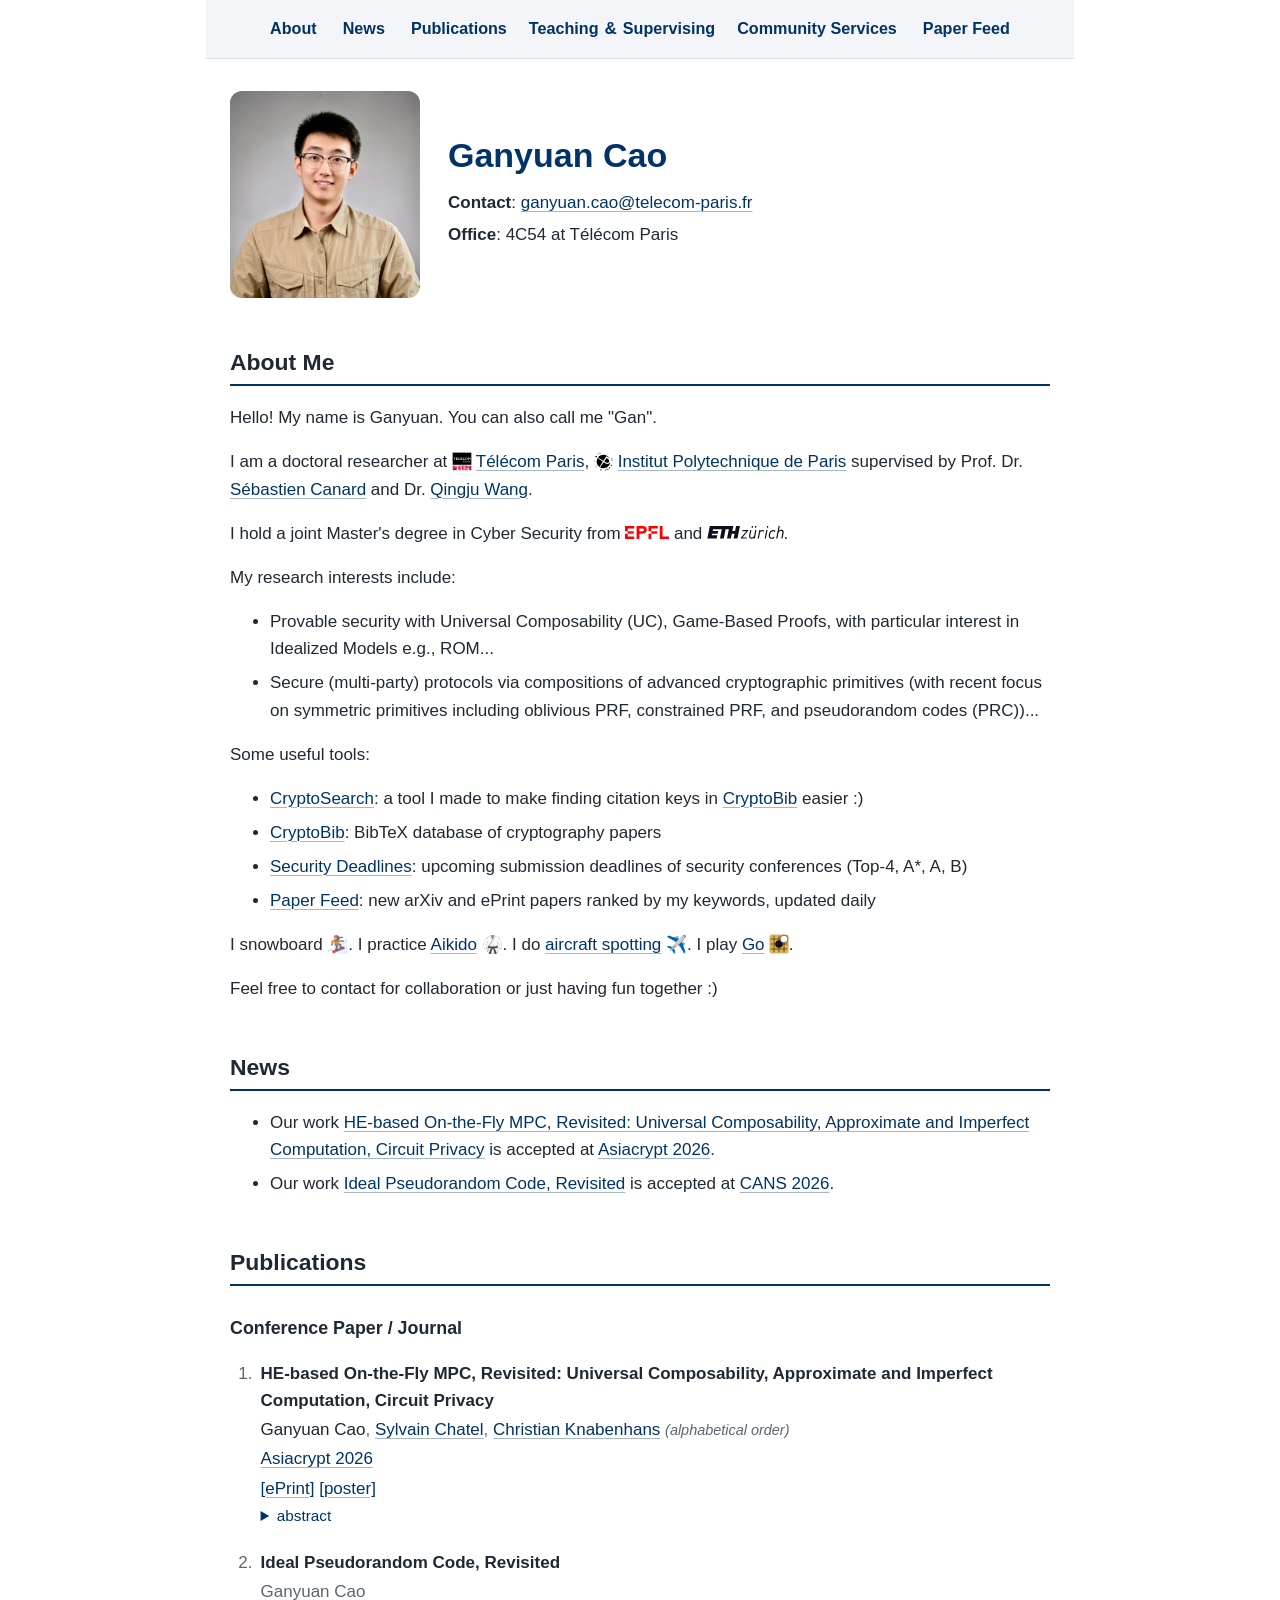
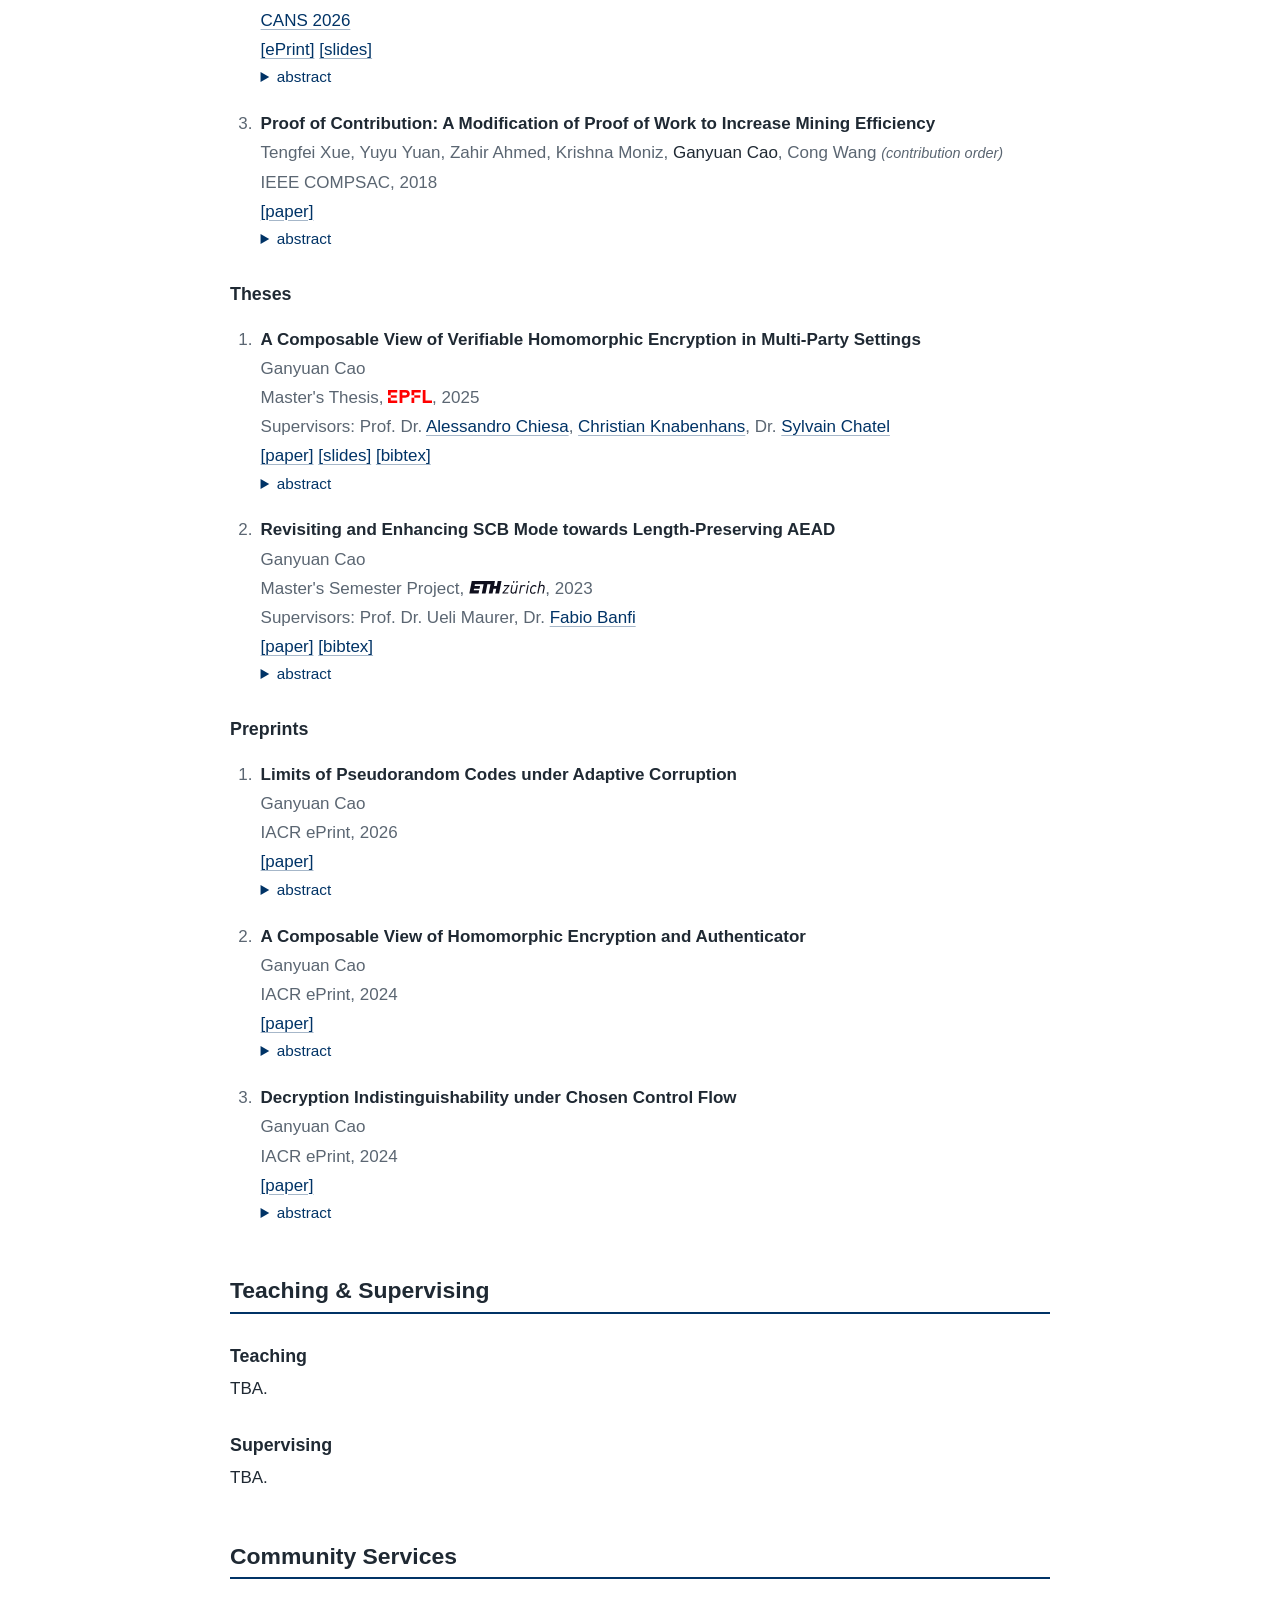
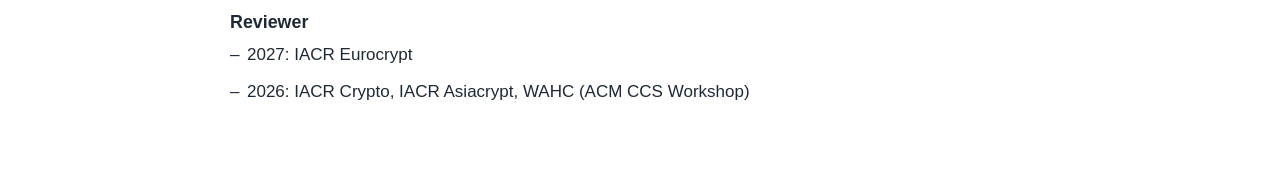
<file: index.html>
<!DOCTYPE html>
<html lang="en">

<head>
    <meta charset="UTF-8">
    <meta name="viewport" content="width=device-width, initial-scale=1.0">
    <title>Ganyuan Cao - Homepage</title>
    <link rel="stylesheet" href="style.css">
</head>

<body>

    <!-- ============================== NAVIGATION ============================== -->
    <div class="nav">
        <a href="#about">About</a>
        <a href="#news">News</a>
        <a href="#publications">Publications</a>
        <span class="nav-group">
            <a href="#teaching" class="nav-sub">Teaching</a>
            <span class="nav-sep">&amp;</span>
            <a href="#supervising" class="nav-sub">Supervising</a>
        </span>
        <a href="#services">Community Services</a>
        <a href="papers/">Paper Feed</a>
    </div>

    <!-- ============================== PROFILE HEADER ============================== -->
    <div class="profile">
        <img src="profile.jpg" alt="Ganyuan Cao">
        <div>
            <h1>Ganyuan Cao</h1>
            <p>
                <strong>Contact</strong>:
                <a href="mailto:ganyuan.cao@telecom-paris.fr">ganyuan.cao@telecom-paris.fr</a>
            </p>
            <p><strong>Office</strong>: 4C54 at Télécom Paris</p>
        </div>
    </div>

    <!-- ============================== ABOUT ============================== -->
    <h2 id="about">About Me</h2>

    <p>Hello! My name is Ganyuan. You can also call me "Gan".</p>

    <p>
        I am a doctoral researcher at
        <a href="https://www.telecom-paris.fr/en/research/labs/information-processing-ltci/teams/cybersecurity-cryptography">
            <img class="inst-logo" src="img/logos/telecom-paris.svg" alt="">Télécom Paris</a>, <a href="https://www.ip-paris.fr"><img class="inst-logo inst-logo--ipp" src="img/logos/ip-paris.svg" alt="">Institut Polytechnique de Paris</a>
        supervised by Prof. Dr.
        <a href="https://www.telecom-paris.fr/sebastien-canard">Sébastien Canard</a>
        and Dr.
        <a href="https://sites.google.com/view/qingjuwang">Qingju Wang</a>.
    </p>

    <p>
        I hold a joint Master's degree in Cyber Security from
        <img class="inst-logo inst-logo--wordmark" src="img/logos/epfl.svg" alt="EPFL">
        and
        <img class="inst-logo inst-logo--wordmark inst-logo--eth" src="img/logos/eth.svg" alt="ETH Zurich">.
    </p>

    <p>My research interests include:</p>
    <ul>
        <li>
            Provable security with Universal Composability (UC), Game-Based Proofs,
            with particular interest in Idealized Models e.g., ROM...
        </li>
        <li>
            Secure (multi-party) protocols via compositions of advanced cryptographic
            primitives (with recent focus on symmetric primitives including oblivious
            PRF, constrained PRF, and pseudorandom codes (PRC))...
        </li>
    </ul>

    <p>Some useful tools:</p>
    <ul>
        <li>
            <a href="https://github.com/ganyuancao/CryptoSearch">CryptoSearch</a>:
            a tool I made to make finding citation keys in
            <a href="https://cryptobib.di.ens.fr">CryptoBib</a> easier :)
        </li>
        <li>
            <a href="https://cryptobib.di.ens.fr">CryptoBib</a>:
            BibTeX database of cryptography papers
        </li>
        <li>
            <a href="https://sec-deadlines.github.io/?type=Conferences&amp;rank=Security%20Top-4,A*,A,B">Security Deadlines</a>:
            upcoming submission deadlines of security conferences (Top-4, A*, A, B)
        </li>
        <li>
            <a href="papers/">Paper Feed</a>:
            new arXiv and ePrint papers ranked by my keywords, updated daily
        </li>
    </ul>

    <p>
        I snowboard 🏂. I practice
        <a href="https://fr.wikipedia.org/wiki/Aïkido">Aikido</a> 🥋. I do <a href="https://en.wikipedia.org/wiki/Aircraft_spotting">aircraft spotting</a> ✈️.
        I play <a href="https://en.wikipedia.org/wiki/Go_(game)">Go</a> <img class="inst-logo inst-logo--after" src="img/logos/go.svg" alt="">.
    </p>

    <p>Feel free to contact for collaboration or just having fun together :) </p>

    <!-- ============================== NEWS ============================== -->
    <h2 id="news">News</h2>

    <ul>
        <li>
            Our work
            <a href="https://eprint.iacr.org/2025/1845">
                HE-based On-the-Fly MPC, Revisited: Universal Composability,
                Approximate and Imperfect Computation, Circuit Privacy</a>
            is accepted at
            <a href="https://asiacrypt.iacr.org/2026/">Asiacrypt 2026</a>.
        </li>

        <li>
            Our work
            <a href="https://eprint.iacr.org/2026/1657">
                Ideal Pseudorandom Code, Revisited</a>
            is accepted at
            <a href="https://asiacrypt.iacr.org/2026/">CANS 2026</a>.
        </li>
    </ul>

    <!-- ============================== PUBLICATIONS ============================== -->
    <h2 id="publications">Publications</h2>

    <!-- ---------- Conference / Journal ---------- -->
    <h3>Conference Paper / Journal</h3>
    <ol class="publications">

        <li class="publication">
            <p class="title">
                HE-based On-the-Fly MPC, Revisited: Universal Composability,
                Approximate and Imperfect Computation, Circuit Privacy
            </p>
            <p>
                <u>Ganyuan Cao</u>,
                <a href="https://s-chtl.github.io">Sylvain Chatel</a>,
                <a href="https://cknabs.github.io">Christian Knabenhans</a>
                <span class="author-order">(alphabetical order)</span>
            </p>
            <p> <a href="https://asiacrypt.iacr.org/2026/">Asiacrypt 2026</a> </p>
            <p>
                <a href="https://eprint.iacr.org/2025/1845">[ePrint]</a>
                <a href="poster/UC_for_HE_OtFMPC.pdf">[poster]</a>
            </p>
            <details class="abstract">
                <summary>abstract</summary>
                <p>On-the-fly multi-party computation (OtF-MPC, López-Alt, Tromer, and Vaikuntanathan, STOC 2012) allows clients to join a computation dynamically without remaining online, while outsourcing the computation to an untrusted but powerful server. Existing OtF-MPC constructions rely on composing multi-party homomorphic encryption with zero-knowledge or succinct arguments. While both components have seen substantial efficiency and expressivity improvements in recent years, the security of their composition has not been revisited under these modern refinements.</p>
                <p>In this work, we revisit OtF-MPC through the lens of composable security. We extend the original analysis to systematically capture recent advances in these two building blocks, and to reason about their secure composition. We focus on multi-group homomorphic encryption (MGHE), a unifying abstraction that generalizes threshold and multi-key HE, and emerges as the natural backbone for OtF-MPC.</p>
                <p>Our contributions are fourfold. (1) We introduce the first Universal Composability (UC) ideal functionality for MGHE, jointly modeling client and server privacy, approximate or imperfect computation, and threshold security. (2) We define fine-grained security notions for MGHE and show that they are sufficient to realize this functionality against semi-malicious adversaries. (3) We revisit generic compilers that combine MGHE with any-simulation-extractable zkSNARKs, and prove that they realize OtF-MPC against fully malicious adversaries. (4) We introduce a split-witness ideal functionality for NIZKs, which separates the witness component that must be supplied by the ideal adversary from an existential component that only needs to be certified. We show that a Naor–Yung-style composition of MGHE and split-witness NIZKs realizes OtF-MPC while avoiding full extraction from the NIZK.</p>
            </details>
        </li>

        <li class="publication">
            <p class="title">Ideal Pseudorandom Code, Revisited</p>
            <p>Ganyuan Cao</p>
            <p> <a href="https://asiacrypt.iacr.org/2026/">CANS 2026</a> </p>
            <p>
                <a href="https://eprint.iacr.org/2026/1657">[ePrint]</a>
                <a href="slides/UC_PRC.pdf">[slides]</a>
            </p>
            <details class="abstract">
                <summary>abstract</summary>
                <p>Pseudorandom error-correcting codes (PRCs), introduced by Christ and Gunn at CRYPTO’24, combine pseudorandomness with error correction, providing a natural abstraction for robust watermarking and steganography on generative AI models. Subsequent standalone notions, which are ideal security for secret-key PRCs and CCA-style security for public-key PRCs, are oracle-based and do not capture composable use with explicit parties, sessions, and corruption.</p>
                <p>We give a UC treatment of PRCs via corruption-aware ideal functionalities for both settings. Under non-adaptive corruption, the UC notions recover the standalone ones. Under adaptive corruption, we identify a common obstruction: dummy codewords sampled before corruption, together with their neighborhoods, must later be opened as valid PRC codewords. We formalize this as a decoder-non-committing code (NC-PRC), which any adaptively UC-secure realization must induce. We then capture failures of such openings via targeted low opening capacity, show it rules out robust NC-PRCs, and prove that LDPC-based PRCs have this property hence do not admit a NC-PRC.</p>
                <p>On the positive side, we sketch two compilers to lift error-correcting codes to admit NC-PRCs: a secret-key one from a puncturable PRF and indistinguishability obfuscation (iO), and a public-key one from a smooth projective hash function (SPHF), both evading the barrier via programmable acceptance.</p>
                <p>Finally, we identify a fresh-codeword explanation barrier for public-key PRCs: accepted unseen codewords cannot be explained from public information without violating pseudorandomness, hence public-key UC realizations require a trapdoor or an idealized setup, and PRC-based watermark detection is inherently designated-verifier.</p>
            </details>
        </li>

        <li class="publication">
            <p class="title">
                Proof of Contribution: A Modification of Proof of Work to Increase Mining Efficiency
            </p>
            <p>
                Tengfei Xue, Yuyu Yuan, Zahir Ahmed, Krishna Moniz,
                <u>Ganyuan Cao</u>, Cong Wang
                <span class="author-order">(contribution order)</span>
            </p>
            <p>IEEE COMPSAC, 2018</p>
            <p>
                <a href="https://ieeexplore.ieee.org/document/8377721">[paper]</a>
            </p>
            <details class="abstract">
                <summary>abstract</summary>
                <p>Proof-of-Work based blockchain wastes an enormous amount of electricity and requires expensive mining equipment. This phenomenon is getting worse and worse. We propose a new consensus protocol for cryptocurrency built on top of Bitcoin protocol, which combines Proof-of-Work component with our new algorithm Proof-of-Contribution(PoC). PoC algorithm reduces the energy consumption for Bitcoin mining by rewarding the calculation difficulty of a cryptographic puzzle. Further, when miners no longer get block rewards, they receive difficulty rewards along with the regular mining fee which motivates mining. We explored different attacking scenarios and show that the network resilient to these attacks is comparable to Proof-of-Work(PoW). Finally, we designed two experiments to simulate mining and detect the changes of difficulty to prove PoC offering a new cryptocurrency algorithm which is energy-efficient.</p>
            </details>
        </li>

    </ol>

    <!-- ---------- Theses ---------- -->
    <h3>Theses</h3>
    <ol class="publications">

        <li class="publication">
            <p class="title">
                A Composable View of Verifiable Homomorphic Encryption in Multi-Party Settings
            </p>
            <p>Ganyuan Cao</p>
            <p>Master's Thesis, <img class="inst-logo inst-logo--wordmark" src="img/logos/epfl.svg" alt="EPFL">, 2025</p>
            <p>
                Supervisors: Prof. Dr.
                <a href="https://ic-people.epfl.ch/~achiesa/">Alessandro Chiesa</a>,
                <a href="https://cknabs.github.io">Christian Knabenhans</a>, Dr.
                <a href="https://s-chtl.github.io">Sylvain Chatel</a>
            </p>
            <p>
                <a href="pub/UC_for_vFHE.pdf">[paper]</a>
                <a href="slides/UC_for_vFHE.pdf">[slides]</a>
                <a href="bib/UC_for_vFHE.bib">[bibtex]</a>
            </p>
            <details class="abstract">
                <summary>abstract</summary>
                <p>Homomorphic Encryption (HE) is a powerful cryptographic tool that enables computations on encrypted data, with the resulting ciphertexts reflecting the same operations as if they were executed on plaintexts. Notably, HE has been extended to a multi-party setting to facilitate collaborative computation on encrypted inputs from multiple sources. This capability is particularly valuable in fields such as cloud computing and privacy-preserving machine learning since it naturally serves as a secure multiparty computation (MPC), which guarantees the confidentiality of inputs from users.</p>
                <p>However, while HE effectively preserves privacy, it does not inherently ensure the integrity of the inputs from users and the computed results. Guaranteeing this is vital for real-world applications that necessitate both confidentiality and integrity.</p>
                <p>Establishing a security model for HE presents challenges due to its novel nature and the complexity of its use cases. Achieving integrity alongside confidentiality requires the integration of HE with other cryptographic tools, such as (Zero-Knowledge) Succinct Non-Interactive Arguments of Knowledge (zkSNARKs). Traditional game-based security models often struggle to encapsulate the intricate interactions that arise from such compositions, especially in the multi-party setting.</p>
                <p>In this thesis, we revisit the security properties of HE in a multi-party setting by introducing new game-based security notions. From the perspective of composable security, we analyze the conditions for realizing an ideal functionality of HE in multi-party settings in the Universal Composability (UC) framework by establishing a reduction from the UC functionality to our proposed game-based notions.</p>
                <p>We then extend this functionality by composing it with zkSNARKs to provide integrity through verifiable computation. We prove that this composition realizes an on-the-fly MPC system introduced by López-Alt et al. at STOC’13, which leverages an untrusted yet powerful server to assist computations over inputs from dynamically joining parties. We prove security against a malicious adversary capable of statically corrupting a subset of clients and the server. Our analysis addresses both confidentiality and integrity from the perspectives of clients and the server: client inputs remain private and non-malleable, while the server’s circuits are kept confidential, and the correctness of evaluations is verifiable.</p>
                <p>In this thesis, we provide a dual-perspective analysis of composable security for HE in a multi-party setting, focusing on both the secure realization of the primitive and its security when composed with other cryptographic building blocks in a larger system.</p>
            </details>
        </li>

        <li class="publication">
            <p class="title">Revisiting and Enhancing SCB Mode towards Length-Preserving AEAD</p>
            <p>Ganyuan Cao</p>
            <p>Master's Semester Project, <img class="inst-logo inst-logo--wordmark inst-logo--eth" src="img/logos/eth.svg" alt="ETH Zurich">, 2023</p>
            <p>
                Supervisors: Prof. Dr. Ueli Maurer, Dr.
                <a href="https://fabiobanfi.com">Fabio Banfi</a>
            </p>
            <p>
                <a href="pub/SCB_AEAD.pdf">[paper]</a>
                <a href="bib/SCB_AEAD.bib">[bibtex]</a>
            </p>
            <details class="abstract">
                <summary>abstract</summary>
                <p>Secure Code Book (SCB) mode of operation, proposed by Banfi, is the first length-preserving encryption (LPE) scheme that achieves semantic (IND-CPA) security. SCB mode can be considered as a variant of ECB mode but resolving the problem of block repetition in ECB by constructing repetition signals that include repetition counter and the hash of the corresponding message block. In contrast to prior constructions, SCB mode trades for stronger security at the cost of imperfect correctness, thereby prompting the study on the trade-off between security and correctness in a symmetric encryption scheme.</p>
                <p>This work re-evaluates the security and correctness of the SCB mode. We present a proof of security under a relaxed assumption that each block is not repeated for more than 2<sup>σ</sup> times (where σ denotes the security parameter), showing that semantic security is still achievable with smaller security parameter. We also prove the correctness of the scheme taking counter values into consideration during the decryption, which leads to a better correctness. To enhance the correctness of SCB mode in case of ciphertext reordering, we introduce the sliding windows technique, enabling dynamic updates of the valid counter range. Furthermore, we follow the Encode-then-Encipher paradigm to extend the SCB mode to a length-preserving AEAD scheme under the assumption that there is at least one repeated block. Our construction serves a preliminary attempt towards length-preserving AEAD.</p>
            </details>
        </li>

    </ol>

    <!-- ---------- Preprints ---------- -->
    <h3>Preprints</h3>
    <ol class="publications">

        <li class="publication">
            <p class="title">Limits of Pseudorandom Codes under Adaptive Corruption</p>
            <p>Ganyuan Cao</p>
            <p>IACR ePrint, 2026</p>
            <p>
                <a href="https://eprint.iacr.org/2026/2882">[paper]</a>
            </p>
            <details class="abstract">
                <summary>abstract</summary>
                <p>Pseudorandom codes (PRCs) hide messages in strings that look uniformly random to anyone without the decoder key. If the key may be stolen after some codewords have been sent, security requires that these codewords and the stolen key be indistinguishable from uniform strings, chosen independently of the messages, together with a key that decodes each of them to its message. Since such a string carries no information about its message, the key must store the link. We ask how many key bits this takes.</p>
                <p>We first isolate an information-theoretic object, <em><i>q</i>-use codes</em>, whose key and <i>q</i> codewords are generated together and whose codewords are perfectly uniform. We show that every adaptively secure PRC yields a <i>q</i>-use code with the same key length, namely its opened key together with the uniform strings it opens. Lower bounds on the key length of <i>q</i>-use codes therefore apply to every adaptively secure PRC, and they hold unconditionally, since their proofs involve no hardness assumption.</p>
                <p>We then show that every opening costs key bits beyond the length of the opened message. Without errors, the key needs ω(log λ) extra bits to decode the codeword itself; under random noise of correlation ρ, it needs (1/ρ<sup>2</sup>)·ω(log λ) extra bits to decode most noisy copies; and if every error pattern up to a constant fraction of the length must be corrected, it needs, for every alphabet, a constant fraction of the codeword, which we call the robustness tax. Hence, as for non-committing encryption, adaptively secure PRCs need an a-priori bound on the number of openings, but each opening costs more. For non-committing encryption, the cost is the message length, whereas for PRCs, soundness and robustness add a cost on top. We give simple stateful codes that meet these bounds, showing that they are essentially tight, and turn them into stateful PRCs with perfect bounded adaptive security.</p>
                <p>We finally show that, unlike for non-committing encryption, a programmable random oracle cannot pay this cost under noise. Errors move the decoder's queries away from any reprogrammed point, so for decoders with non-adaptive random oracle queries, every opening must still be paid for in key bits or in reprogrammed points that the decoder reads on a noticeable fraction of inputs. The random oracle thus only relocates the cost.</p>
            </details>
        </li>

        <!-- <li class="publication">
            <p class="title">Decoding Pseudorandom Code Obliviously</p>
            <p>Ganyuan Cao</p>
            <p>IACR ePrint, 2026</p>
            <p>
                <a href="TBD">[paper]</a>
            </p>
        </li> -->

        <li class="publication">
            <p class="title">A Composable View of Homomorphic Encryption and Authenticator</p>
            <p>Ganyuan Cao</p>
            <p>IACR ePrint, 2024</p>
            <p>
                <a href="https://eprint.iacr.org/2024/1231">[paper]</a>
            </p>
            <details class="abstract">
                <summary>abstract</summary>
                <p>Homomorphic Encryption (HE) is a cutting-edge cryptographic technique that enables computations on encrypted data to be mirrored on the original data. This has quickly attracted substantial interest from the research community due to its extensive practical applications, such as in cloud computing and privacy-preserving machine learning.</p>
                <p>In addition to confidentiality, the importance of authenticity has emerged to ensure data integrity during transmission and evaluation. To address authenticity, various primitives have been developed including Homomorphic Authenticator (HA). Corresponding security notions have also been introduced by extending the existing notions to their homomorphic versions.</p>
                <p>Despite these advancements, formalizing the security of HE and HA remains challenging due to the novelty of these primitives and complexity of application scenarios involving message evaluation. It is inconclusive which definitions in this zoo of notions are insufficient or overly complex. Moreover, HE and HA are designed to be combined to construct a secure communication channel that ensures both confidentiality and authenticity. However, the security of such compositions is not always clear when game-based notions are used to formalize security.</p>
                <p>To bridge this gap, we conduct a constructive analysis through the lens of composable security. This method enables us to examine the security properties of each primitive in isolation and to more effectively evaluate their security when integrated into a larger system. We introduce the concepts of a confidential channel and an authenticated channel to specify the security requirements for HE and HA, respectively. We make a comparison with existing game-based notions to determine whether they adequately capture the intended security objectives.</p>
                <p>We then analyze whether the composition of HE and HA constructs a Homomorphic Authenticated Encryption (HAE) that provides both confidentiality and authenticity in presence of message evaluation. Specifically, we examine a serial composition of HE and HA, corresponding to Encrypt-then-MAC (EtM) composition for constructing classical AE.</p>
            </details>
        </li>

        <li class="publication">
            <p class="title">Decryption Indistinguishability under Chosen Control Flow</p>
            <p>Ganyuan Cao</p>
            <p>IACR ePrint, 2024</p>
            <p>
                <a href="https://eprint.iacr.org/2024/598">[paper]</a>
            </p>
            <details class="abstract">
                <summary>abstract</summary>
                <p>Security proofs for cryptographic primitives typically assume operations are executed in the correct sequence; however, insecure implementations or software-level attacks can disrupt control flows, potentially invalidating these guarantees. To address this issue, we introduce a new security notion, IND-CFA, which formalizes decryption security in the presence of adversarially controlled execution flows. Using this notion, we investigate the control flows under which a cryptographic scheme remains secure, providing insights into secure implementation practices. We revisit the Encrypt-then-MAC paradigm, underscoring the crucial role of operation sequencing in ensuring the security of authenticated encryption schemes built using this method. Additionally, we provide a detailed analysis of the Encode-then-Encipher (EtE) paradigm, a widely adopted approach for constructing robust AE schemes, revealing its vulnerability to adversarial control flows that can enable attackers to infer low-entropy values in the presence of multiple failure conditions.</p>
            </details>
        </li>

    </ol>

    <!-- ============================== TEACHING & SUPERVISING ============================== -->
    <h2 id="teaching">Teaching &amp; Supervising</h2>

    <!-- ---------- Teaching ---------- -->
    <h3>Teaching</h3>
    <p>TBA.</p>

    <!-- ---------- Supervising ---------- -->
    <h3 id="supervising">Supervising</h3>
    <p>TBA.</p>


    <!-- ============================== COMMUNITY SERVICES ============================== -->
    <h2 id="services">Community Services</h2>

    <h3>Reviewer</h3>
    <ul class="service-list">
        <li>
            <p>2027: IACR Eurocrypt</p>
        </li>
        <li>
            <p>2026: IACR Crypto, IACR Asiacrypt, WAHC (ACM CCS Workshop)</p>
        </li>
    </ul>

</body>

</html>
</file>
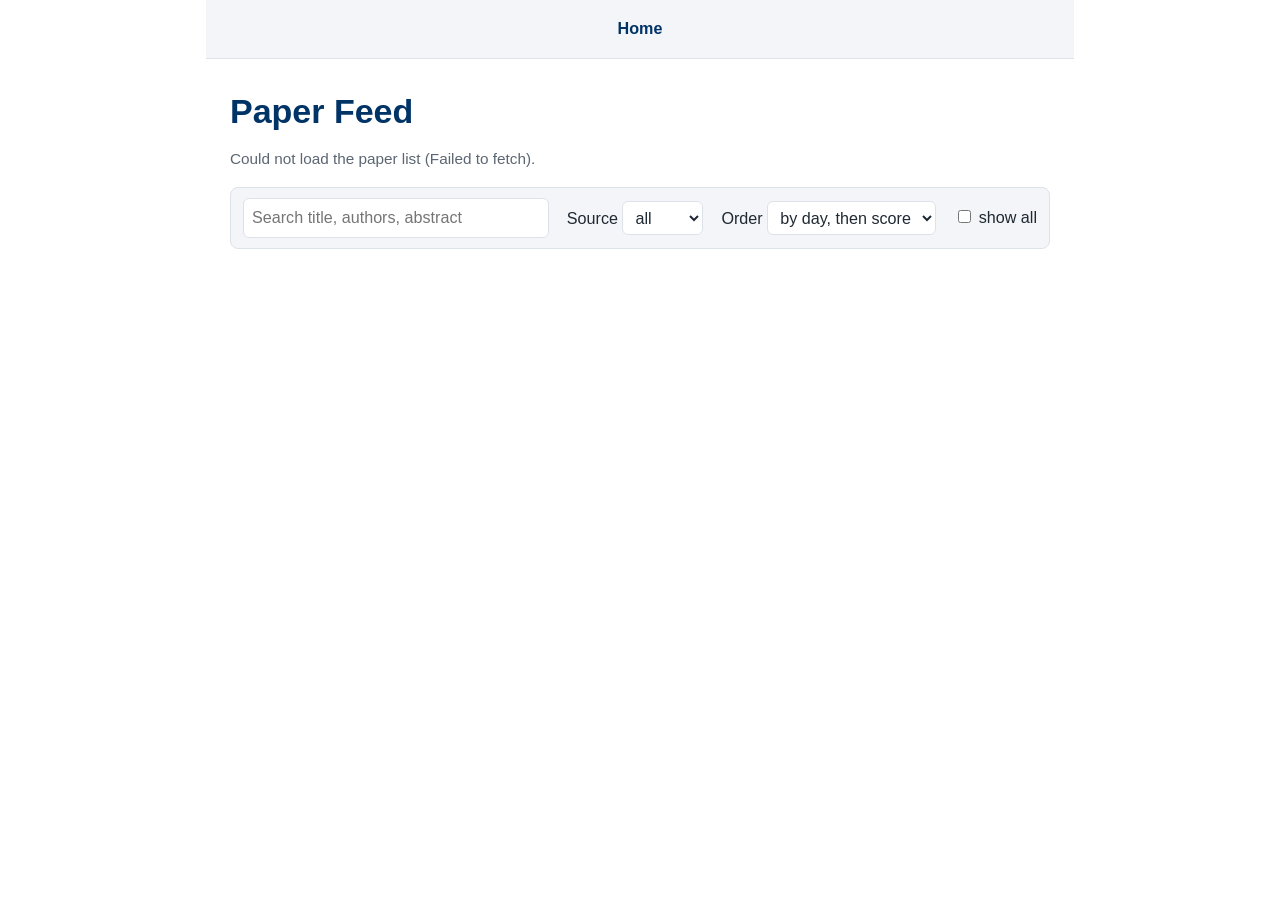
<file: papers/index.html>
<!DOCTYPE html>
<html lang="en">

<head>
    <meta charset="UTF-8">
    <meta name="viewport" content="width=device-width, initial-scale=1.0">
    <meta name="robots" content="noindex">
    <title>Paper Feed - Ganyuan Cao</title>
    <link rel="stylesheet" href="../style.css">
    <style>
        .controls {
            background: var(--surface);
            border: 1px solid var(--border);
            border-radius: 8px;
            padding: 10px 12px;
            display: flex;
            flex-wrap: wrap;
            gap: 8px 18px;
            align-items: center;
            font-size: 0.95em;
        }

        .controls input[type="search"] {
            flex: 1 1 220px;
            min-width: 0;
        }

        .controls input[type="search"],
        .controls select {
            padding: 6px 8px;
            font: inherit;
            color: var(--text);
            background: var(--bg);
            border: 1px solid var(--border);
            border-radius: 6px;
        }

        #status {
            color: var(--muted);
            font-size: 0.9em;
        }

        .paper {
            display: flex;
            gap: 12px;
            margin: 1.1em 0;
        }

        .paper.low {
            opacity: 0.65;
        }

        .score {
            flex: none;
            width: 2.2em;
            height: 1.7em;
            line-height: 1.7em;
            text-align: center;
            font-weight: bold;
            color: var(--bg);
            background: var(--accent);
            border-radius: 4px;
        }

        .low .score {
            background: var(--muted);
        }

        .paper .body {
            flex: 1;
            min-width: 0;
            overflow-wrap: anywhere;
        }

        .paper p {
            margin: 2px 0;
        }

        .paper .title {
            font-weight: 600;
        }

        .paper .title a {
            text-decoration: none;
        }

        .paper .title a:hover {
            text-decoration: underline;
        }

        .new .title::after {
            content: "new";
            margin-left: 6px;
            padding: 0 5px;
            font-size: 0.75em;
            color: var(--bg);
            background: var(--badge);
            border-radius: 3px;
        }

        .meta {
            color: var(--muted);
            font-size: 0.9em;
        }

        .hit {
            display: inline-block;
            margin: 2px 4px 0 0;
            padding: 0 6px;
            font-size: 0.85em;
            color: var(--text);
            background: var(--chip);
            border-radius: 3px;
        }

        .hit.neg {
            background: var(--chip-neg);
        }

        details summary {
            cursor: pointer;
            color: var(--accent);
            font-size: 0.9em;
            padding: 2px 0;
        }

        details p {
            margin-top: 4px;
        }
    </style>
</head>

<body>

    <div class="nav">
        <a href="../">Home</a>
    </div>

    <h1>Paper Feed</h1>
    <p id="status">Loading…</p>

    <div class="controls">
        <input type="search" id="q" placeholder="Search title, authors, abstract">
        <label>Source
            <select id="source">
                <option value="">all</option>
                <option>arXiv</option>
                <option>ePrint</option>
            </select>
        </label>
        <label>Order
            <select id="order">
                <option value="day">by day, then score</option>
                <option value="score">by score</option>
            </select>
        </label>
        <label><input type="checkbox" id="all"> show all</label>
    </div>

    <div id="list"></div>

    <script>
        // papers.json is written by triage.py; the workflow publishes it on the
        // paper-data branch so the daily update never touches main.
        const LOCAL = ["localhost", "127.0.0.1"].includes(location.hostname);
        const DATA_URL = LOCAL ? "papers.json" :
            "https://raw.githubusercontent.com/ganyuancao/ganyuancao.github.io/paper-data/papers.json";
        const SEEN_KEY = "papers.lastVisit";

        const $ = id => document.getElementById(id);
        let data = null;
        let lastVisit = "";

        function el(tag, cls, text) {
            const e = document.createElement(tag);
            if (cls) e.className = cls;
            if (text != null) e.textContent = text;
            return e;
        }

        function renderPaper(p) {
            const low = p.score < data.threshold;
            const row = el("div", "paper" + (low ? " low" : "") +
                (lastVisit && p.seen > lastVisit ? " new" : ""));
            row.append(el("div", "score", p.score));

            const body = el("div", "body");
            const title = el("p", "title");
            const a = el("a", null, p.title);
            if (/^https:\/\//.test(p.link)) a.href = p.link;
            a.target = "_blank";
            a.rel = "noopener";
            title.append(a);
            body.append(title);
            body.append(el("p", null, p.authors));

            const src = p.category ? `${p.source} · ${p.category}` : p.source;
            const meta = el("p", "meta", `${src} · submitted ${p.date.slice(0, 10)} `);
            for (const [word, weight] of p.hits)
                meta.append(el("span", "hit" + (weight < 0 ? " neg" : ""),
                    `${word} ${weight > 0 ? "+" : ""}${weight}`));
            body.append(meta);

            const det = el("details");
            det.append(el("summary", null, "abstract"), el("p", null, p.abstract));
            body.append(det);

            row.append(body);
            return row;
        }

        function render() {
            const q = $("q").value.trim().toLowerCase();
            const source = $("source").value;
            const all = $("all").checked;
            const shown = data.papers.filter(p =>
                (all || p.score >= data.threshold) &&
                (!source || p.source === source) &&
                (!q || `${p.title} ${p.authors} ${p.abstract}`.toLowerCase().includes(q)));

            const list = $("list");
            list.replaceChildren();
            if ($("order").value === "score") {
                shown.sort((a, b) => b.score - a.score || (a.seen < b.seen ? 1 : -1));
                list.append(...shown.map(renderPaper));
            } else {
                // papers.json is already sorted by the day a paper was first
                // seen (UTC), then score.
                let day = "";
                for (const p of shown) {
                    if (p.seen.slice(0, 10) !== day) {
                        day = p.seen.slice(0, 10);
                        list.append(el("h2", null, "Received " + new Date(day).toLocaleDateString(
                            "en-GB", { weekday: "long", day: "numeric", month: "long", timeZone: "UTC" })));
                    }
                    list.append(renderPaper(p));
                }
            }
            if (!shown.length) list.append(el("p", null, "No papers match."));

            const updated = new Date(data.updated).toLocaleString("en-GB",
                { dateStyle: "medium", timeStyle: "short", timeZone: "UTC" }) + " UTC";
            $("status").textContent =
                `${shown.length} of ${data.papers.length} papers shown · ` +
                `threshold ${data.threshold} · updated ${updated}` +
                (data.failed.length ? ` · ${data.failed.join(", ")} failed on the last run` : "");
        }

        async function load() {
            try {
                const r = await fetch(DATA_URL, { cache: "no-cache" });
                if (!r.ok) throw new Error(`HTTP ${r.status}`);
                data = await r.json();
            } catch (ex) {
                $("status").textContent = `Could not load the paper list (${ex.message}).`;
                return;
            }
            try {
                lastVisit = localStorage.getItem(SEEN_KEY) || "";
                localStorage.setItem(SEEN_KEY, data.updated);
            } catch (ex) { /* private mode: no "new" badges */ }
            for (const id of ["q", "source", "order", "all"])
                $(id).addEventListener("input", render);
            render();
        }

        load();
    </script>
</body>

</html>
</file>
<file: style.css>
/* Colours: light by default, dark when the device asks for it */

:root {
    color-scheme: light dark;
    --bg: #ffffff;
    --text: #1f2933;
    --muted: #5b6672;
    --accent: #003366;
    --surface: #f3f5f8;
    --border: #dde2e8;
    --chip: #e6eef6;
    --chip-neg: #f6e6e6;
    --badge: #b35900;
}

@media (prefers-color-scheme: dark) {
    :root {
        --bg: #11151a;
        --text: #e4e7eb;
        --muted: #9aa5b1;
        --accent: #8fb8ea;
        --surface: #1b2129;
        --border: #2c343e;
        --chip: #22303f;
        --chip-neg: #402626;
        --badge: #d9822b;
    }
}

html {
    scroll-behavior: smooth;
    -webkit-text-size-adjust: 100%;
}

body {
    font-family: -apple-system, BlinkMacSystemFont, "Segoe UI", Roboto, "Helvetica Neue", Arial, sans-serif;
    font-size: 17px;
    line-height: 1.6;
    color: var(--text);
    background: var(--bg);
    max-width: 820px;
    margin: 0 auto;
    padding: 0 24px 64px;
}

h1 {
    color: var(--accent);
    font-size: 2em;
    line-height: 1.2;
    margin: 0 0 0.4em;
}

h2 {
    font-size: 1.35em;
    line-height: 1.3;
    margin: 2.2em 0 0.8em;
    padding-bottom: 6px;
    border-bottom: 2px solid var(--accent);
}

/* Headings: pull the following text/list up closer */

h3 {
    font-size: 1.05em;
    margin: 1.6em 0 0.25em;
}

h3+p {
    margin-top: 0.25em;
    margin-bottom: 0.3em;
}

/* Anchors land below the sticky navigation */

h2,
h3 {
    scroll-margin-top: 72px;
}

a {
    color: var(--accent);
    text-decoration: underline;
    text-decoration-thickness: 1px;
    text-underline-offset: 3px;
    text-decoration-color: color-mix(in srgb, var(--accent) 35%, transparent);
}

a:hover {
    text-decoration-color: currentColor;
}

a:focus-visible {
    outline: 2px solid var(--accent);
    outline-offset: 2px;
    border-radius: 2px;
}

li {
    margin-bottom: 0.4em;
}

/* Navigation */

.nav {
    position: sticky;
    top: 0;
    z-index: 10;
    display: flex;
    flex-wrap: wrap;
    justify-content: center;
    gap: 2px 6px;
    margin: 0 -24px 32px;
    padding: 10px 16px;
    background: var(--surface);
    border-bottom: 1px solid var(--border);
}

.nav a {
    padding: 6px 10px;
    border-radius: 6px;
    font-weight: 600;
    font-size: 0.95em;
    text-decoration: none;
}

.nav a:hover {
    background: var(--border);
}

/* Grouped nav item: Teaching & Supervising */

.nav-group {
    display: flex;
    align-items: center;
}

.nav-group .nav-sub {
    padding-left: 6px;
    padding-right: 6px;
}

.nav-sep {
    font-weight: 600;
    color: var(--accent);
}

/* Institution logos inline in text, like "at [logo] Télécom Paris" */

.inst-logo {
    height: 1.15em;
    vertical-align: -0.22em;
    margin-right: 0.25em;
}

/* A wordmark stands in for the name, so it sits on the baseline like text */
.inst-logo--wordmark {
    height: 0.75em;
    vertical-align: 0;
    margin-right: 0;
}

/* An icon after a word, like an emoji: no gap before the punctuation */
.inst-logo--after {
    margin-right: 0;
}

/* The ETH wordmark and IP Paris emblem are black: lighten them on a dark
   background */
@media (prefers-color-scheme: dark) {
    .inst-logo--eth,
    .inst-logo--ipp {
        filter: invert(1);
    }
}

/* Profile */

.profile {
    display: flex;
    align-items: center;
    gap: 28px;
}

.profile img {
    width: 190px;
    height: auto;
    aspect-ratio: 941 / 1024;
    object-fit: cover;
    border-radius: 12px;
    flex: none;
}

.profile p {
    margin: 0.3em 0;
}

/* Publications */

.publications {
    padding-left: 1.6em;
}

.publication {
    margin-bottom: 1.2em;
    padding-left: 0.2em;
}

.publication::marker {
    color: var(--muted);
}

.publication p {
    margin: 2px 0;
    color: var(--muted);
}

.publication .title {
    font-weight: 600;
    color: var(--text);
}

/* Collapsible abstract under a publication */

.publication .abstract summary {
    cursor: pointer;
    width: fit-content;
    font-size: 0.9em;
    color: var(--accent);
}

.publication .abstract p {
    margin: 0.5em 0;
    font-size: 0.95em;
    line-height: 1.55;
}

/* My own name in an author list: links are underlined and titles are bold,
   so mark it by colour, darker than the grey around it */

.publication u {
    text-decoration: none;
    color: var(--text);
}

/* Note after an author list, e.g. "(alphabetical order)" */

.publication .author-order {
    font-size: 0.85em;
    font-style: italic;
}

/* Supervising list */

.supervising-list {
    list-style: none;
    padding-left: 0;
    margin-top: 0.25em;
    margin-bottom: 0.5em;
}

.supervising-list li {
    margin-bottom: 0.6em;
    position: relative;
    padding-left: 1em;
}

.supervising-list li::before {
    content: "–";
    position: absolute;
    left: 0;
}

.supervising-list p {
    margin: 1px 0;
}

.service-list {
    list-style: none;
    padding-left: 0;
    margin-top: 0.25em;
    margin-bottom: 0.5em;
}

.service-list li {
    margin-bottom: 0.6em;
    position: relative;
    padding-left: 1em;
}

.service-list li::before {
    content: "–";
    position: absolute;
    left: 0;
}

.service-list p {
    margin: 1px 0;
}

/* Phones */

@media (max-width: 600px) {
    body {
        font-size: 16px;
        padding: 0 16px 48px;
    }

    /* The wrapped menu is too tall to keep on screen while reading */
    .nav {
        position: static;
        margin: 0 -16px 24px;
        padding: 8px;
    }

    .nav a {
        padding: 8px 10px;
    }

    h2,
    h3 {
        scroll-margin-top: 12px;
    }

    h1 {
        font-size: 1.6em;
    }

    .profile {
        gap: 16px;
    }

    .profile img {
        width: 110px;
    }

    .profile a {
        overflow-wrap: anywhere;
    }

    .publications {
        padding-left: 1.3em;
    }
}

@media (prefers-reduced-motion: reduce) {
    html {
        scroll-behavior: auto;
    }
}
</file>
